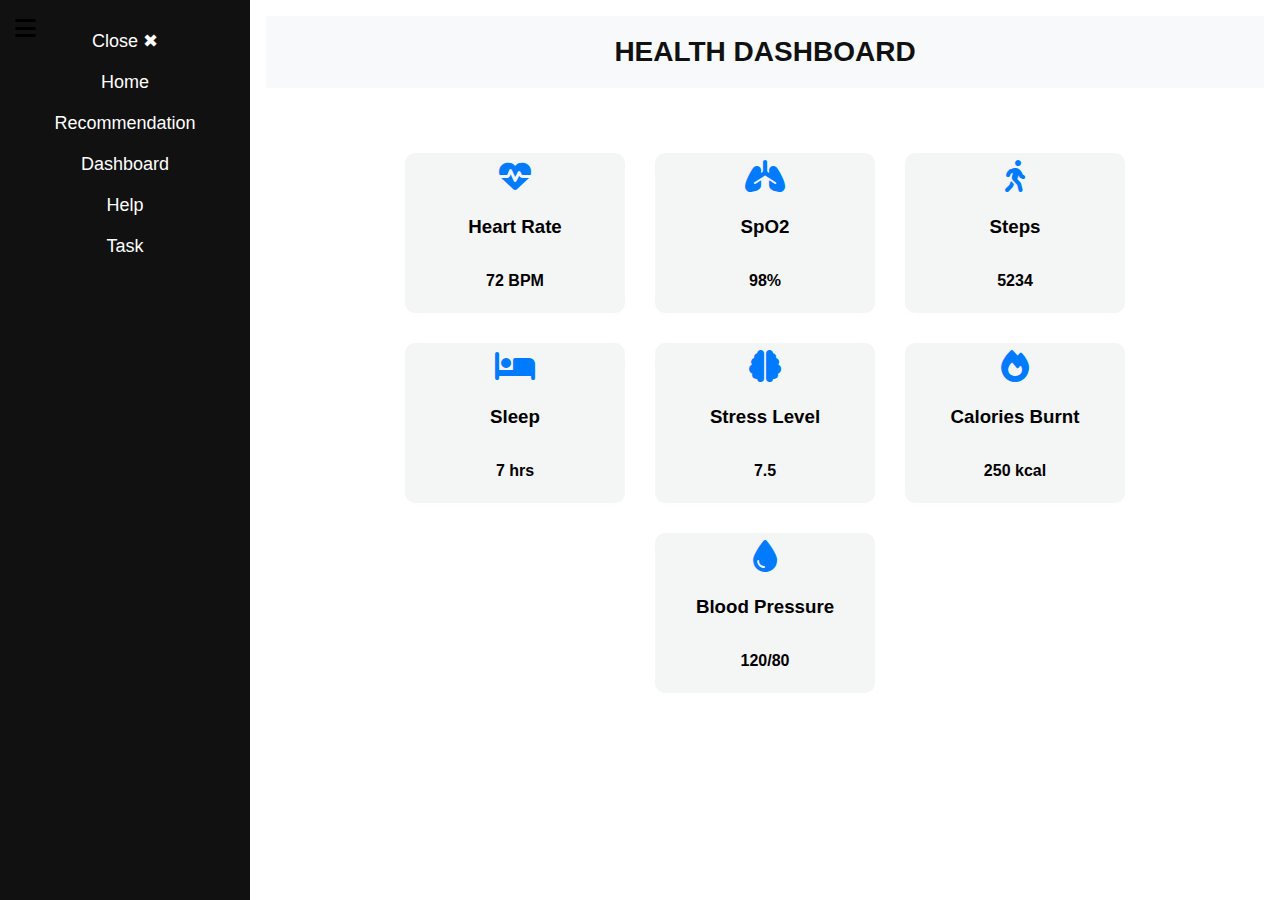
<file: index.html>
<!DOCTYPE html>
<html lang="en">
<head>
    <meta charset="UTF-8">
    <meta name="viewport" content="width=device-width, initial-scale=1.0">
    <title>HEALTH DASHBOARD</title>
    
    <!-- Font Awesome for Icons -->
    <link rel="stylesheet" href="https://cdnjs.cloudflare.com/ajax/libs/font-awesome/6.4.2/css/all.min.css">
    <link rel="stylesheet" href="styles.css"> <!-- Link to your CSS file -->

    <style>
        body {
            margin: 0;
            font-family: Arial, sans-serif;
        }
        .sidebar {
            height: 100%;
            width: 250px;
            position: fixed;
            top: 0;
            left: 0;
            background-color: #111;
            padding-top: 20px;
            transition: 0.3s;
            z-index: 1000;
        }
        .sidebar a {
            padding: 10px 15px;
            text-decoration: none;
            font-size: 18px;
            color: white;
            display: block;
            transition: 0.2s;
        }
        .sidebar a:hover {
            background-color: #575757;
        }
        .menu-btn {
            font-size: 24px;
            cursor: pointer;
            position: absolute;
            top: 15px;
            left: 15px;
            color: #000;
            z-index: 1100;
        }
        .main-content {
            margin-left: 250px;
            padding: 16px;
            transition: margin-left 0.3s;
        }
    </style>
</head>
<body>
    <div class="menu-btn" onclick="toggleSidebar()">
        <i class="fa-solid fa-bars"></i>
    </div>
    
    <div id="sidebar" class="sidebar">
        <a href="#" onclick="toggleSidebar()">Close &#10006;</a>
        <a href="#">Home</a>
        <a href="#">Recommendation</a>
        <a href="#">Dashboard</a>
        <a href="#">Help</a>
        <a href="#">Task</a>
    </div>
    
    <div class="main-content" id="mainContent">
        <header class="header">
            <h1 class="title">HEALTH DASHBOARD</h1>
        </header>
        
        <!-- Your existing code -->
        <main id="mainContent" class="container">
            <div class="card">
                <i class="fa-solid fa-heart-pulse"></i>
                <h3>Heart Rate</h3>
                <p><strong id="heartRate">72 BPM</strong></p>
            </div>
            <div class="card">
                <i class="fa-solid fa-lungs"></i>
                <h3>SpO2</h3>
                <p><strong id="spo2">98%</strong></p>
            </div>
            <div class="card">
                <i class="fa-solid fa-person-walking"></i>
                <h3>Steps</h3>
                <p><strong id="steps">5234</strong></p>
            </div>
            <div class="card">
                <i class="fa-solid fa-bed"></i>
                <h3>Sleep</h3>
                <p><strong id="sleep">7 hrs</strong></p>
            </div>
            <div class="card">
                <i class="fa-solid fa-brain"></i>
                <h3>Stress Level</h3>
                <p><strong id="stress">7.5</strong></p>
            </div>
            <div class="card">
                <i class="fa-solid fa-fire"></i>
                <h3>Calories Burnt</h3>
                <p><strong id="calories">250 kcal</strong></p>
            </div>
            <div class="card">
                <i class="fa-solid fa-droplet"></i>
                <h3>Blood Pressure</h3>
                <p><strong id="bloodPressure">120/80</strong></p>
            </div>
        </main>
    </div>
    
    <script>
        function toggleSidebar() {
            var sidebar = document.getElementById("sidebar");
            if (sidebar.style.left === "0px") {
                sidebar.style.left = "-250px";
            } else {
                sidebar.style.left = "0px";
            }
        }
    </script>
</body>
</html>
</file>
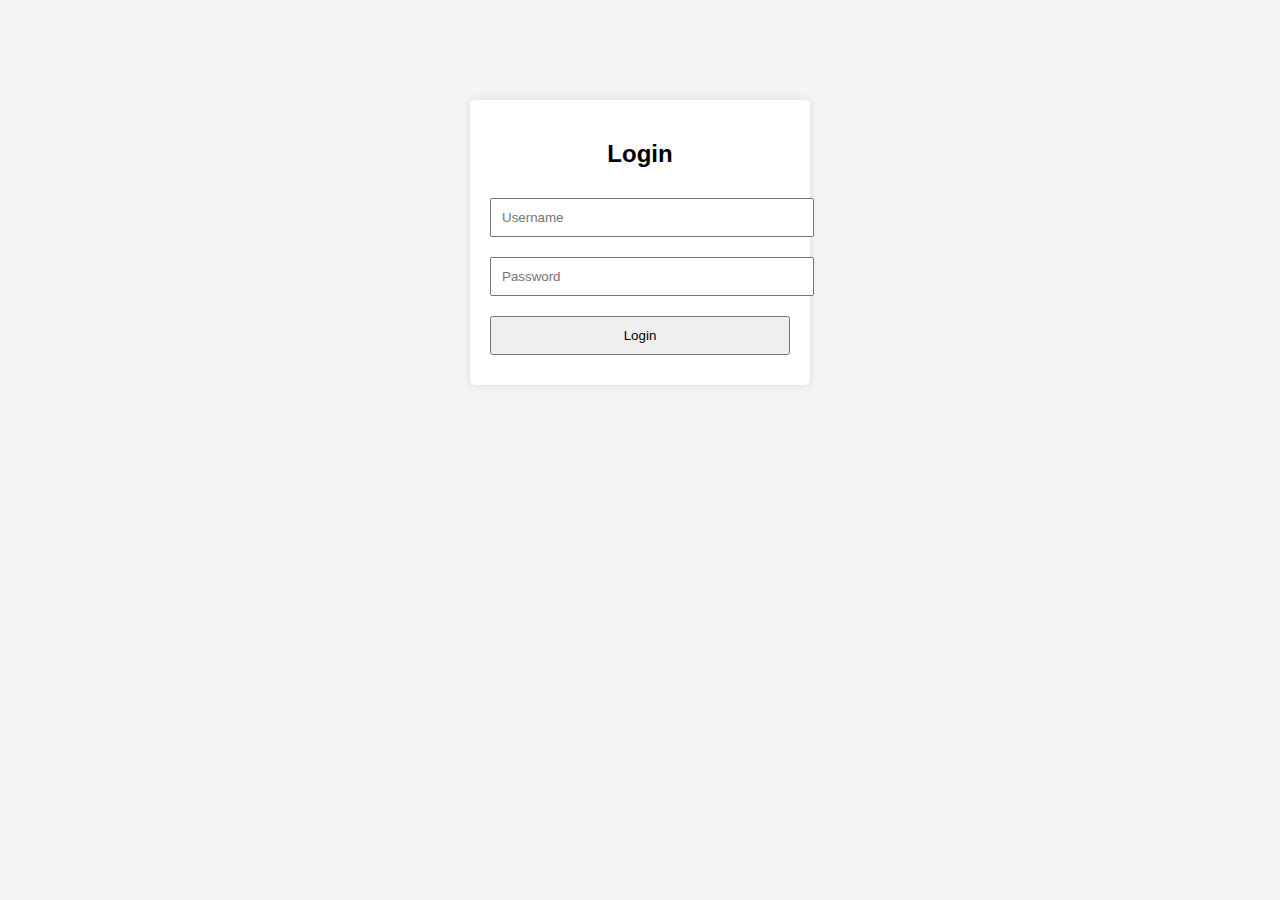
<file: authentication.html>
<!DOCTYPE html>
<html lang="en">
<head>
    <meta charset="UTF-8">
    <meta name="viewport" content="width=device-width, initial-scale=1.0">
    <title>Login</title>
    <script>
        function authenticate() {
            var username = document.getElementById("username").value;
            var password = document.getElementById("password").value;
            if (username === "GDSC" && password === "INVINCIBLE") {
                localStorage.setItem("authenticated", "true");
                window.location.href = "index.html";
            } else {
                alert("Invalid credentials! Try again.");
            }
        }
        
        function checkAuth() {
            if (localStorage.getItem("authenticated") !== "true") {
                window.location.href = "index.html";
            }
        }
    </script>
    <style>
        body {
            font-family: Arial, sans-serif;
            text-align: center;
            background: #f4f4f4;
        }
        .login-container {
            width: 300px;
            margin: 100px auto;
            padding: 20px;
            background: white;
            box-shadow: 0 0 10px rgba(0, 0, 0, 0.1);
            border-radius: 5px;
        }
        input, button {
            width: 100%;
            padding: 10px;
            margin: 10px 0;
        }
    </style>
</head>
<body>
    <div class="login-container">
        <h2>Login</h2>
        <input type="text" id="username" placeholder="Username" required>
        <input type="password" id="password" placeholder="Password" required>
        <button onclick="authenticate()">Login</button>
    </div>
</body>
</html>
</file>
<file: styles.css>
/* Body Background */
body {
    font-family: Arial, sans-serif;
    margin: 0;
    padding: 0;
    text-align: center;
    /* background: url('aniback.jpg') no-repeat center center fixed; */
    background-size: cover;
}

/* Header */
.header {
    background-color: #f7f9fb;
    color: rgb(17, 17, 17);
    padding: 20px;
    display: flex;
    align-items: center;
    justify-content: center;
    position: relative;
}

/* Centered Title */
.title {
    margin: 0;
    font-size: 28px;
    flex-grow: 1;
    text-align: center;
}

/* Hamburger Menu Icon */
.menu-icon {
    font-size: 24px;
    cursor: pointer;
    position: absolute;
    left: 20px;
}

/* Side Menu */
.side-menu {
    position: fixed;
    left: -250px; /* Initially hidden */
    top: 0;
    width: 250px;
    height: 100%;
    background: white;
    box-shadow: 2px 0 5px rgba(0,0,0,0.2);
    padding-top: 60px;
    transition: 0.3s;
}

/* Show menu when active */
.side-menu.active {
    left: 0;
}

/* Menu Items */
.side-menu ul {
    list-style: none;
    padding: 0;
}

.side-menu ul li {
    padding: 15px;
    text-align: left;
    border-bottom: 1px solid #ddd;
}

.side-menu ul li a {
    text-decoration: none;
    color: #333;
    font-size: 18px;
    display: block;
}

/* Cards */
.container {
    display: flex;
    flex-wrap: wrap;
    justify-content: center;
    margin-top: 50px;
    max-width: 900px;
    margin-left: auto;
    margin-right: auto;
}

/* Card Styling */
.card {
    background: rgb(244, 245, 245); /* White card background */
    border-radius: 10px;
    box-shadow: 0 4px 6px rgba(246, 245, 245, 0.1);
    margin: 15px;
    padding: 20px;
    width: 180px;
    height: 120px;
    text-align: center;
    display: flex;
    flex-direction: column;
    justify-content: center;
}

.card-header {
    display: flex;
    justify-content: center; /* Centers horizontally */
    align-items: center; /* Centers vertically */
}


/* Card Icons */
.card i {
    font-size: 32px;
    color: #007bff;
    margin-bottom: 5px;
}

/* Text Colors */
h3, p {
    color: black;
}
</file>
